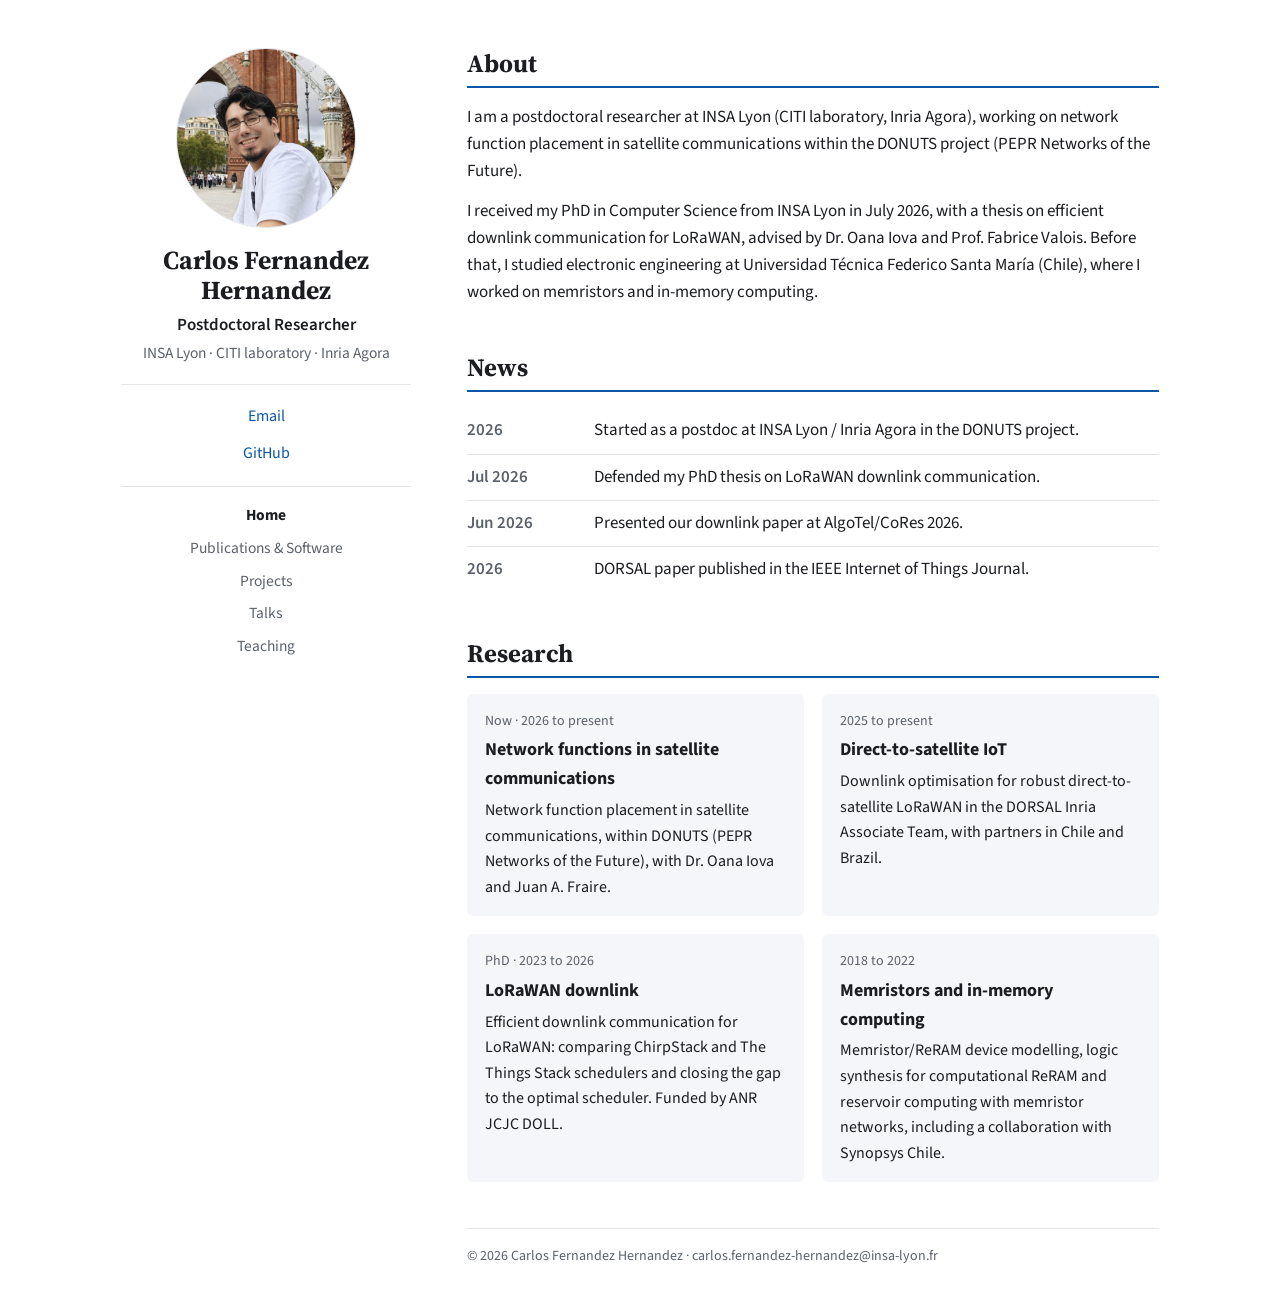
<file: index.html>
<!DOCTYPE html>
<html lang="en">
<head>
<meta charset="utf-8">
<meta name="viewport" content="width=device-width,initial-scale=1">
<title>Carlos Fernandez Hernandez</title>
<meta name="description" content="Carlos Fernandez Hernandez, postdoctoral researcher at INSA Lyon / Inria Agora.">
<link href="https://fonts.googleapis.com/css2?family=Source+Sans+3:ital,wght@0,400;0,600;0,700;1,400&family=Source+Serif+4:opsz,wght@8..60,600;8..60,700&display=swap" rel="stylesheet">
<link rel="stylesheet" href="style.css">
</head>
<body>
<div class="page">
  <aside>
    <div class="photo" id="photobox"><img id="photo" src="photo.jpeg" alt="Portrait of Carlos Fernandez Hernandez"><span class="ph" aria-hidden="true">CFH</span></div>
    <h1>Carlos Fernandez Hernandez</h1>
    <p class="role">Postdoctoral Researcher</p>
    <p class="aff">INSA Lyon · CITI laboratory · Inria Agora</p>
    <div id="links"></div>
    <nav aria-label="Pages"><a href="index.html" aria-current="page">Home</a><a href="publications.html">Publications & Software</a><a href="projects.html">Projects</a><a href="talks.html">Talks</a><a href="teaching.html">Teaching</a></nav>
  </aside>
  <main>
    <section class="about">
      <h2>About</h2>
      <p>I am a postdoctoral researcher at INSA Lyon (CITI laboratory, Inria Agora), working on network function placement in satellite communications within the DONUTS project (PEPR Networks of the Future).</p>
      <p>I received my PhD in Computer Science from INSA Lyon in July 2026, with a thesis on efficient downlink communication for LoRaWAN, advised by Dr. Oana Iova and Prof. Fabrice Valois. Before that, I studied electronic engineering at Universidad Técnica Federico Santa María (Chile), where I worked on memristors and in-memory computing.</p>
    </section>
    <section><h2>News</h2><ul class="rows" id="news"></ul></section>
    <section><h2>Research</h2><div class="grid2" id="research"></div></section>
    <footer>© 2026 Carlos Fernandez Hernandez · carlos.fernandez-hernandez@insa-lyon.fr</footer>
  </main>
</div>
<script src="site.js"></script>
</body>
</html>
</file>
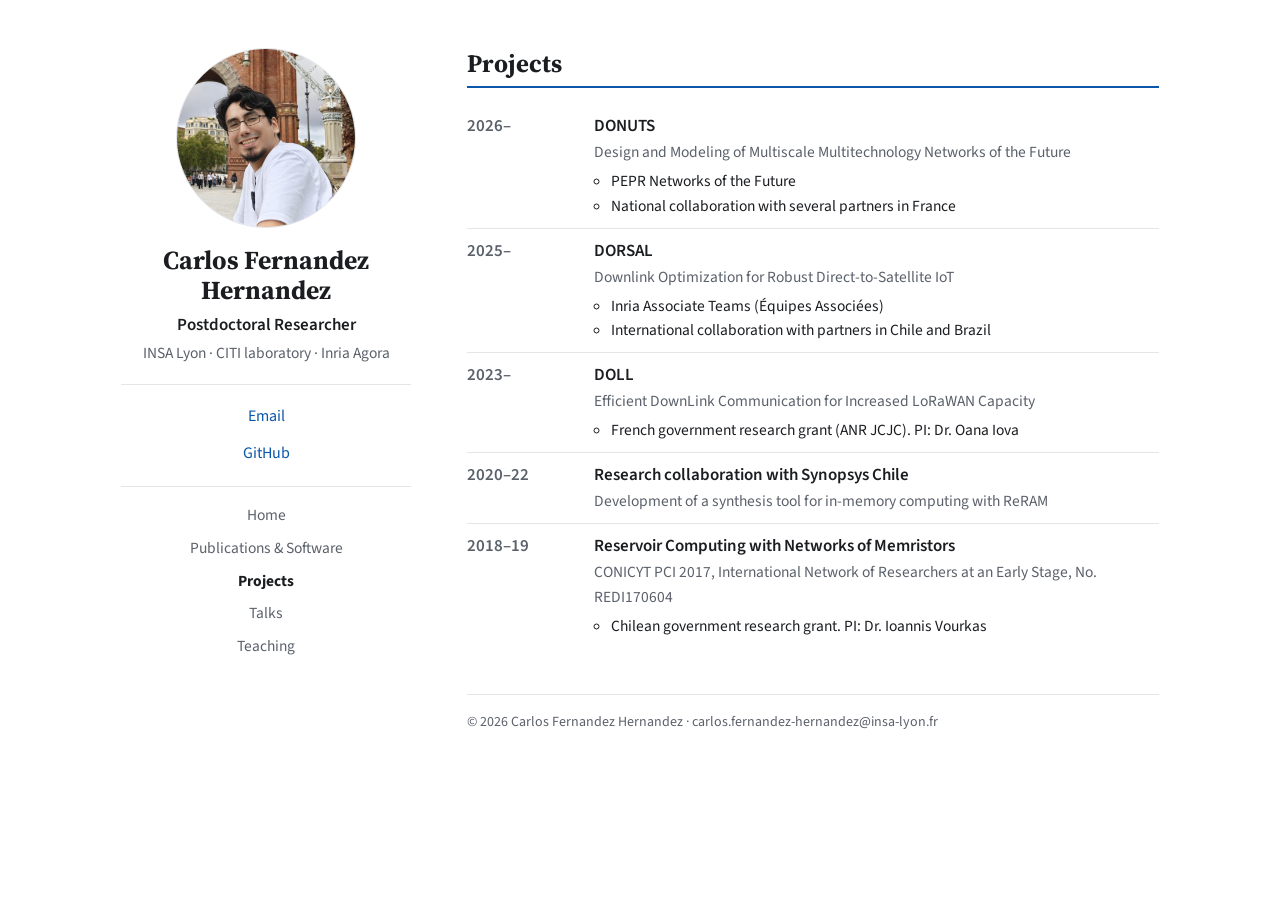
<file: projects.html>
<!DOCTYPE html>
<html lang="en">
<head>
<meta charset="utf-8">
<meta name="viewport" content="width=device-width,initial-scale=1">
<title>Carlos Fernandez Hernandez – Projects</title>
<meta name="description" content="Carlos Fernandez Hernandez, postdoctoral researcher at INSA Lyon / Inria Agora.">
<link href="https://fonts.googleapis.com/css2?family=Source+Sans+3:ital,wght@0,400;0,600;0,700;1,400&family=Source+Serif+4:opsz,wght@8..60,600;8..60,700&display=swap" rel="stylesheet">
<link rel="stylesheet" href="style.css">
</head>
<body>
<div class="page">
  <aside>
    <div class="photo" id="photobox"><img id="photo" src="photo.jpeg" alt="Portrait of Carlos Fernandez Hernandez"><span class="ph" aria-hidden="true">CFH</span></div>
    <h1>Carlos Fernandez Hernandez</h1>
    <p class="role">Postdoctoral Researcher</p>
    <p class="aff">INSA Lyon · CITI laboratory · Inria Agora</p>
    <div id="links"></div>
    <nav aria-label="Pages"><a href="index.html">Home</a><a href="publications.html">Publications & Software</a><a href="projects.html" aria-current="page">Projects</a><a href="talks.html">Talks</a><a href="teaching.html">Teaching</a></nav>
  </aside>
  <main>
    <section><h2>Projects</h2><ul class="rows" id="projlist"></ul></section>
    <footer>© 2026 Carlos Fernandez Hernandez · carlos.fernandez-hernandez@insa-lyon.fr</footer>
  </main>
</div>
<script src="site.js"></script>
</body>
</html>
</file>
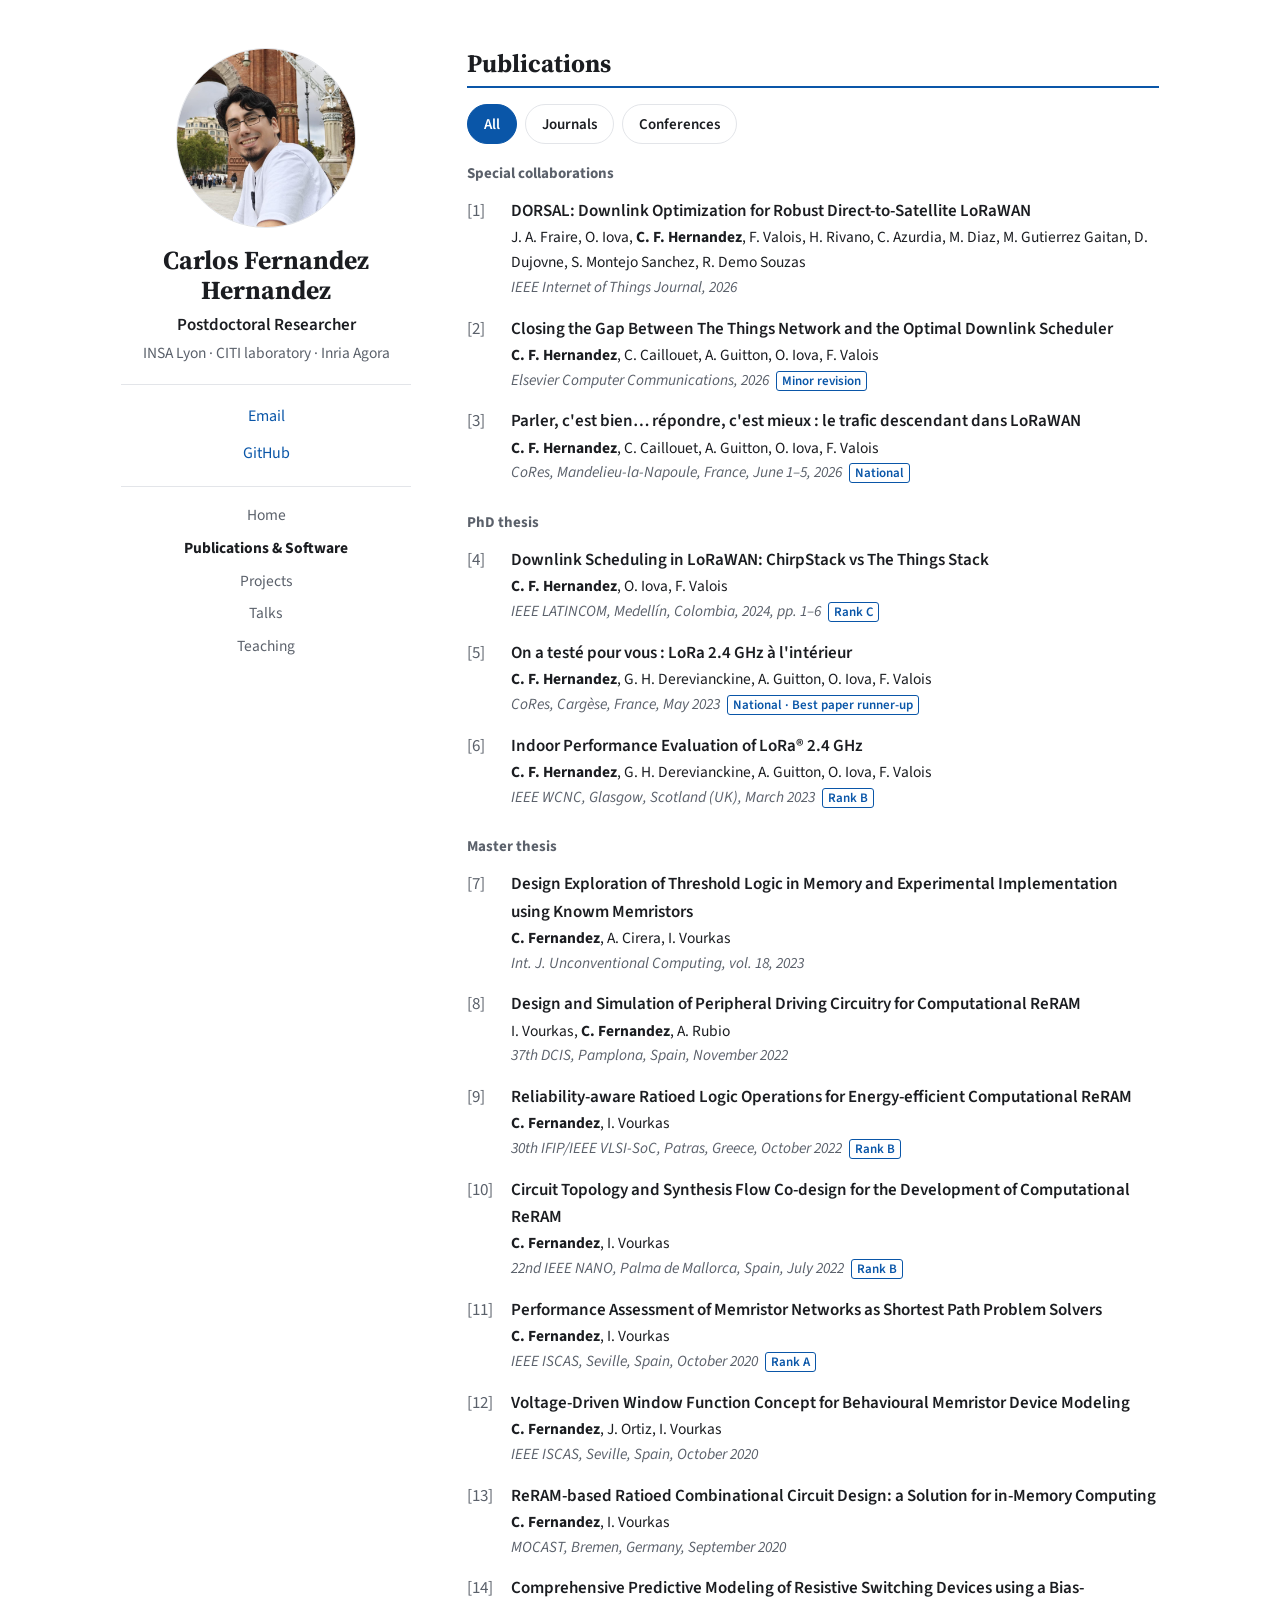
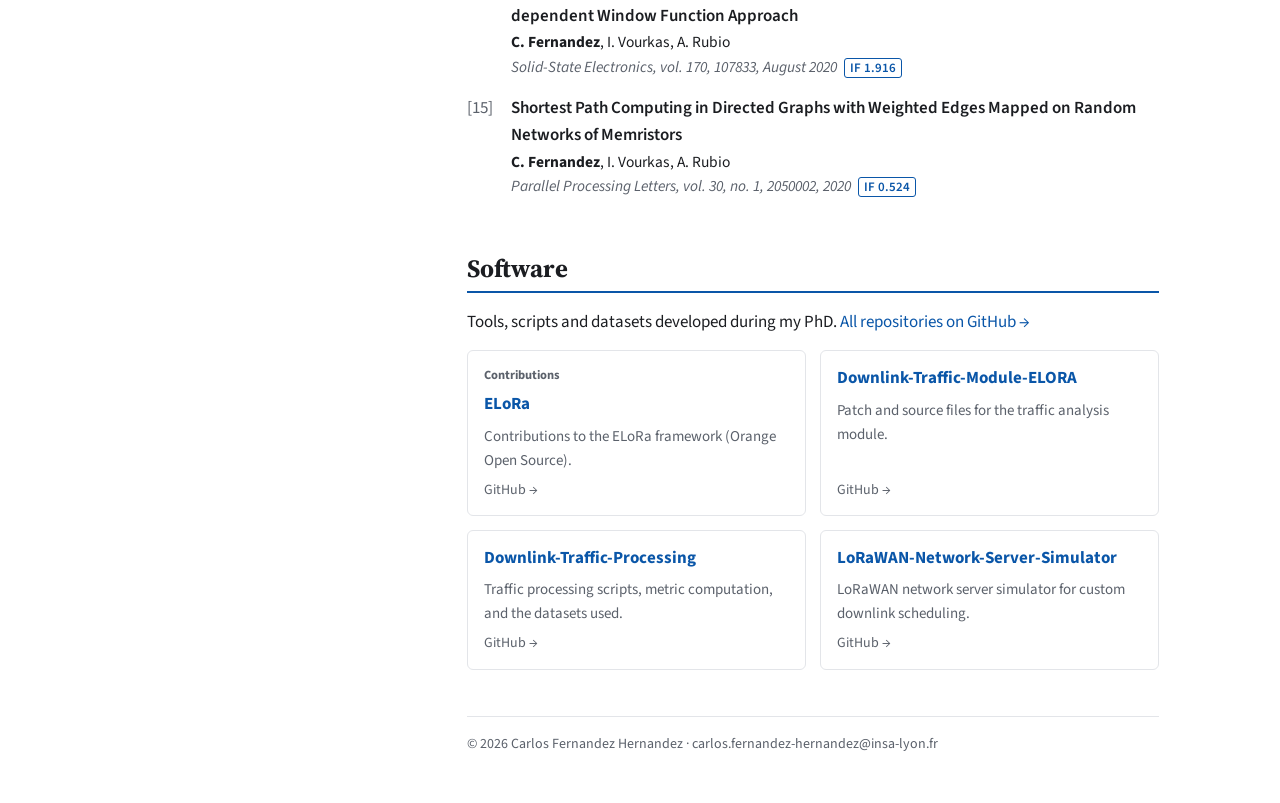
<file: publications.html>
<!DOCTYPE html>
<html lang="en">
<head>
<meta charset="utf-8">
<meta name="viewport" content="width=device-width,initial-scale=1">
<title>Carlos Fernandez Hernandez – Publications & Software</title>
<meta name="description" content="Carlos Fernandez Hernandez, postdoctoral researcher at INSA Lyon / Inria Agora.">
<link href="https://fonts.googleapis.com/css2?family=Source+Sans+3:ital,wght@0,400;0,600;0,700;1,400&family=Source+Serif+4:opsz,wght@8..60,600;8..60,700&display=swap" rel="stylesheet">
<link rel="stylesheet" href="style.css">
</head>
<body>
<div class="page">
  <aside>
    <div class="photo" id="photobox"><img id="photo" src="photo.jpeg" alt="Portrait of Carlos Fernandez Hernandez"><span class="ph" aria-hidden="true">CFH</span></div>
    <h1>Carlos Fernandez Hernandez</h1>
    <p class="role">Postdoctoral Researcher</p>
    <p class="aff">INSA Lyon · CITI laboratory · Inria Agora</p>
    <div id="links"></div>
    <nav aria-label="Pages"><a href="index.html">Home</a><a href="publications.html" aria-current="page">Publications & Software</a><a href="projects.html">Projects</a><a href="talks.html">Talks</a><a href="teaching.html">Teaching</a></nav>
  </aside>
  <main>
    <section id="publications">
      <h2>Publications</h2>
      <div class="chips" role="group" aria-label="Filter publications">
        <button type="button" id="f-all" data-f="all" aria-pressed="true">All</button>
        <button type="button" id="f-journal" data-f="journal" aria-pressed="false">Journals</button>
        <button type="button" id="f-conf" data-f="conf" aria-pressed="false">Conferences</button>
      </div>
      <div id="publist"></div>
    </section>
    <section id="software">
      <h2>Software</h2>
      <p style="margin:0 0 14px">Tools, scripts and datasets developed during my PhD. <a id="ghprofile" href="#" hidden>All repositories on GitHub →</a></p>
      <div class="repos" id="repos"></div>
    </section>
    <footer>© 2026 Carlos Fernandez Hernandez · carlos.fernandez-hernandez@insa-lyon.fr</footer>
  </main>
</div>
<script src="site.js"></script>
</body>
</html>
</file>
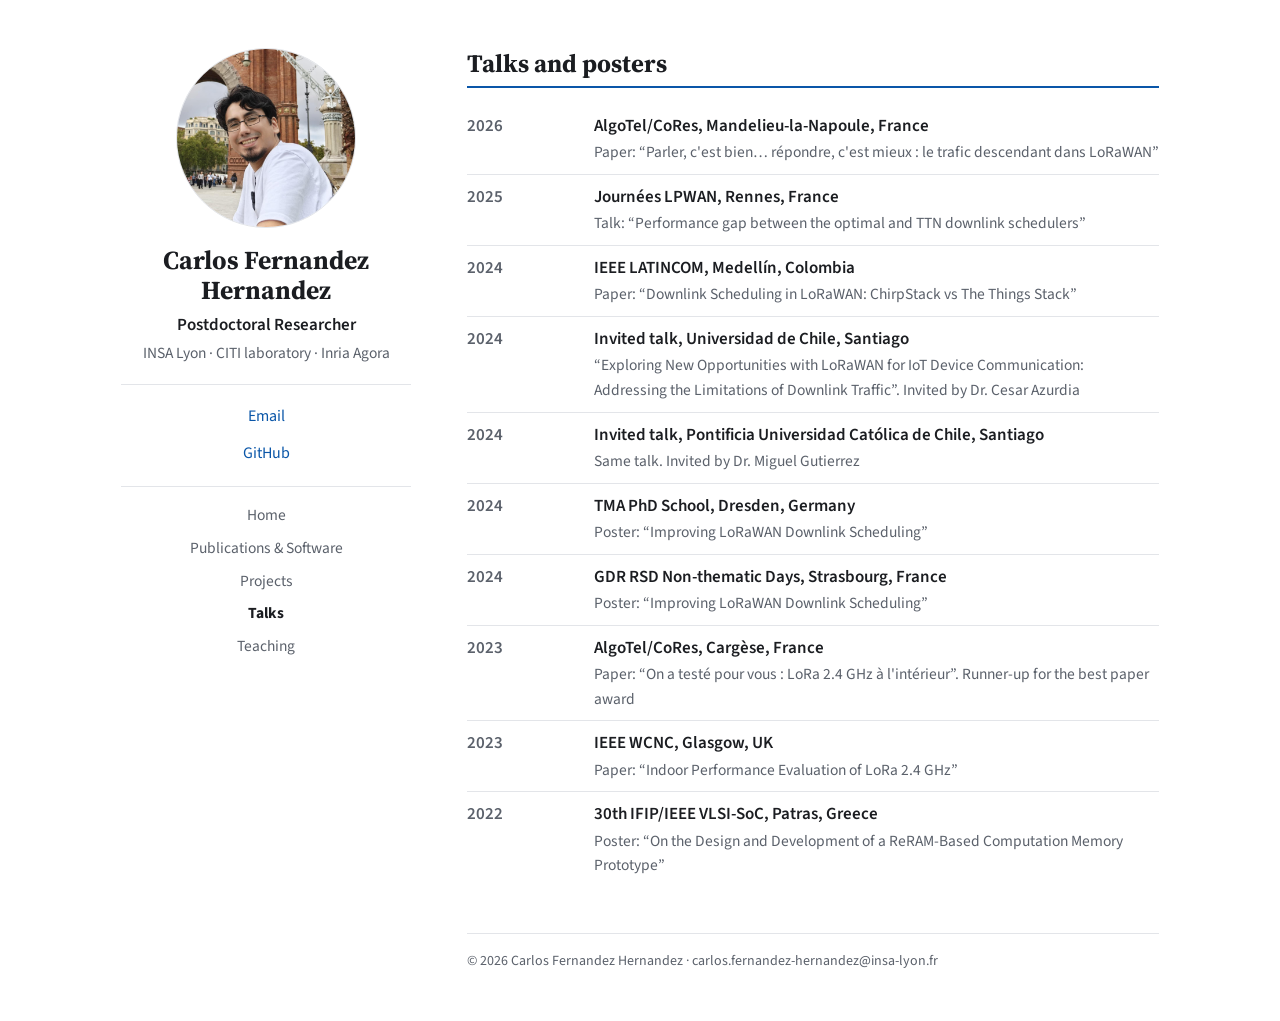
<file: talks.html>
<!DOCTYPE html>
<html lang="en">
<head>
<meta charset="utf-8">
<meta name="viewport" content="width=device-width,initial-scale=1">
<title>Carlos Fernandez Hernandez – Talks</title>
<meta name="description" content="Carlos Fernandez Hernandez, postdoctoral researcher at INSA Lyon / Inria Agora.">
<link href="https://fonts.googleapis.com/css2?family=Source+Sans+3:ital,wght@0,400;0,600;0,700;1,400&family=Source+Serif+4:opsz,wght@8..60,600;8..60,700&display=swap" rel="stylesheet">
<link rel="stylesheet" href="style.css">
</head>
<body>
<div class="page">
  <aside>
    <div class="photo" id="photobox"><img id="photo" src="photo.jpeg" alt="Portrait of Carlos Fernandez Hernandez"><span class="ph" aria-hidden="true">CFH</span></div>
    <h1>Carlos Fernandez Hernandez</h1>
    <p class="role">Postdoctoral Researcher</p>
    <p class="aff">INSA Lyon · CITI laboratory · Inria Agora</p>
    <div id="links"></div>
    <nav aria-label="Pages"><a href="index.html">Home</a><a href="publications.html">Publications & Software</a><a href="projects.html">Projects</a><a href="talks.html" aria-current="page">Talks</a><a href="teaching.html">Teaching</a></nav>
  </aside>
  <main>
    <section><h2>Talks and posters</h2><ul class="rows" id="talklist"></ul></section>
    <footer>© 2026 Carlos Fernandez Hernandez · carlos.fernandez-hernandez@insa-lyon.fr</footer>
  </main>
</div>
<script src="site.js"></script>
</body>
</html>
</file>
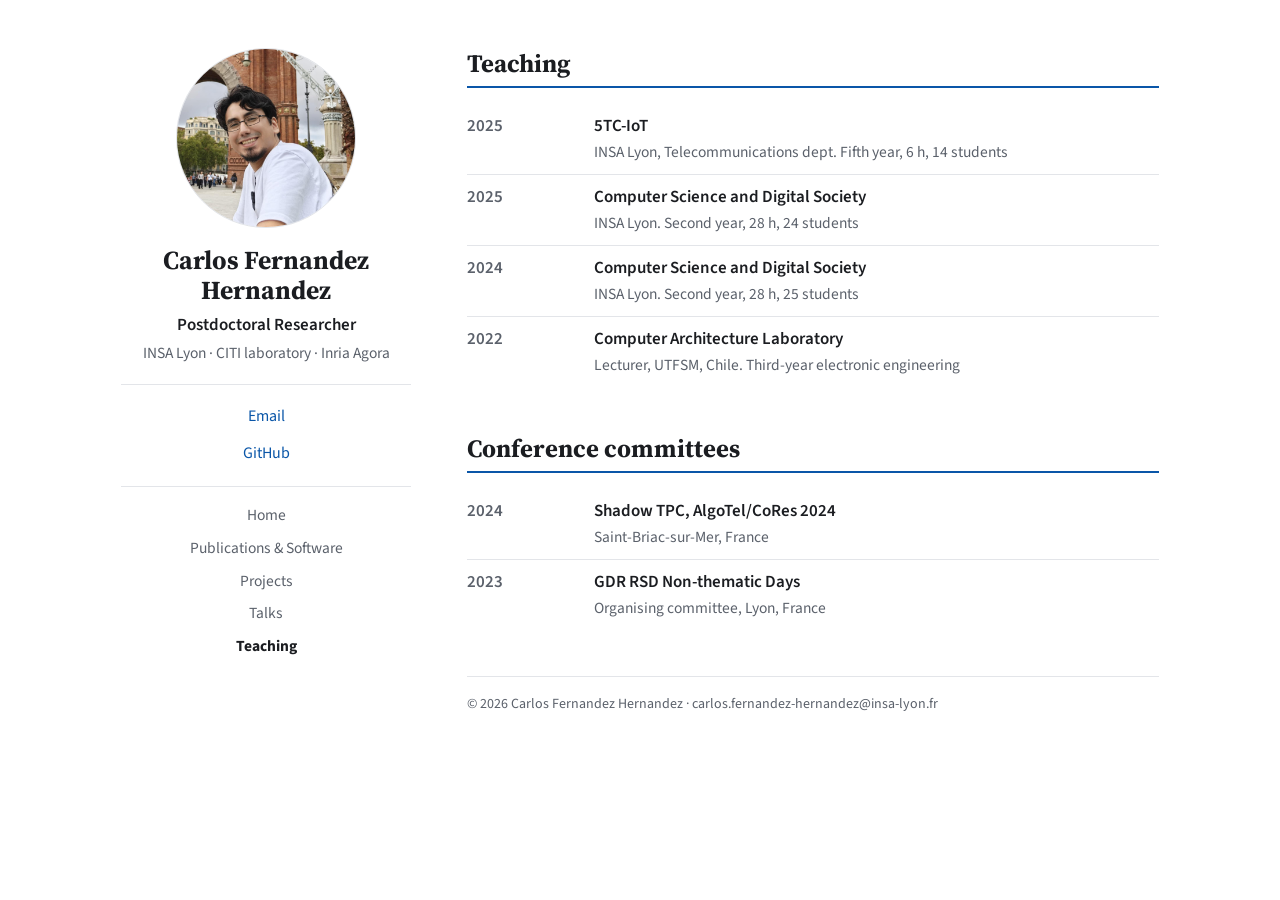
<file: teaching.html>
<!DOCTYPE html>
<html lang="en">
<head>
<meta charset="utf-8">
<meta name="viewport" content="width=device-width,initial-scale=1">
<title>Carlos Fernandez Hernandez – Teaching</title>
<meta name="description" content="Carlos Fernandez Hernandez, postdoctoral researcher at INSA Lyon / Inria Agora.">
<link href="https://fonts.googleapis.com/css2?family=Source+Sans+3:ital,wght@0,400;0,600;0,700;1,400&family=Source+Serif+4:opsz,wght@8..60,600;8..60,700&display=swap" rel="stylesheet">
<link rel="stylesheet" href="style.css">
</head>
<body>
<div class="page">
  <aside>
    <div class="photo" id="photobox"><img id="photo" src="photo.jpeg" alt="Portrait of Carlos Fernandez Hernandez"><span class="ph" aria-hidden="true">CFH</span></div>
    <h1>Carlos Fernandez Hernandez</h1>
    <p class="role">Postdoctoral Researcher</p>
    <p class="aff">INSA Lyon · CITI laboratory · Inria Agora</p>
    <div id="links"></div>
    <nav aria-label="Pages"><a href="index.html">Home</a><a href="publications.html">Publications & Software</a><a href="projects.html">Projects</a><a href="talks.html">Talks</a><a href="teaching.html" aria-current="page">Teaching</a></nav>
  </aside>
  <main>
    <section><h2>Teaching</h2><ul class="rows" id="teachlist"></ul></section>
    <section><h2>Conference committees</h2><ul class="rows" id="servlist"></ul></section>
    <footer>© 2026 Carlos Fernandez Hernandez · carlos.fernandez-hernandez@insa-lyon.fr</footer>
  </main>
</div>
<script src="site.js"></script>
</body>
</html>
</file>
<file: style.css>
/* VOICE classic academic homepage: quiet, trustworthy, easy to scan
   IDEA a faculty page: identity card on the left, the record on the right
   PICTURE the portrait in the sidebar
   COLOUR white ground, near-black ink, one INSA-like blue for links and headings rules; night #14171c
   TYPE Source Serif 4 for headings, Source Sans 3 for text
   LAYOUT sticky 290px sidebar + content up to 760px; phone: sidebar becomes a header block */
:root{color-scheme:light dark;--bg:light-dark(#ffffff,#14171c);--ink:light-dark(#1b1d21,#e6e8ec);--mute:light-dark(#5b616b,#9aa1ad);--acc:light-dark(#0a56a8,#7fb2ff);--line:light-dark(#e3e5e9,#2a2f37);--soft:light-dark(#f4f6f9,#1b1f26)}
:root[data-theme=light]{color-scheme:light}
:root[data-theme=dark]{color-scheme:dark}
*{box-sizing:border-box;min-width:0}
html{scroll-padding-top:20px;scroll-behavior:smooth}
body{margin:0;background:var(--bg);color:var(--ink);font:17px/1.6 "Source Sans 3",system-ui,sans-serif;overflow-x:clip}
a{color:var(--acc);text-decoration:none}
a:hover{text-decoration:underline}
a:focus-visible,button:focus-visible{outline:2px solid var(--acc);outline-offset:2px}
.page{display:grid;grid-template-columns:290px minmax(0,1fr);gap:56px;max-width:1140px;margin:0 auto;padding:48px max(4vw,16px)}
aside{position:sticky;top:40px;align-self:start;text-align:center}
.photo{position:relative;width:180px;height:180px;margin:0 auto 18px;border-radius:50%;overflow:hidden;background:var(--soft);border:1px solid var(--line)}
.photo img{position:absolute;inset:0;width:100%;height:100%;object-fit:cover}
.photo .ph{position:absolute;inset:0;display:grid;place-content:center;font:700 40px "Source Serif 4",serif;color:var(--mute)}
.photo.has-img .ph{display:none}
aside h1{font:700 26px/1.15 "Source Serif 4",serif;margin:0 0 6px;text-wrap:balance}
aside .role{margin:0;font-weight:600}
aside .aff{margin:2px 0 18px;color:var(--mute);font-size:15.5px}
#links{display:flex;flex-direction:column;gap:2px;border-top:1px solid var(--line);padding-top:14px;font-size:16px}
#links a{padding:5px 0}
aside nav{display:flex;flex-direction:column;gap:0;border-top:1px solid var(--line);margin-top:14px;padding-top:12px;font-size:15.5px}
aside nav a{color:var(--mute);padding:4px 0}
main{max-width:780px}
section{margin-bottom:46px}
h2{font:700 25px/1.2 "Source Serif 4",serif;margin:0 0 16px;padding-bottom:8px;border-bottom:2px solid var(--acc)}
h3{font-size:18px;margin:0 0 4px}
.about p{margin:0 0 12px}
.grid2{display:grid;grid-template-columns:repeat(auto-fit,minmax(min(100%,300px),1fr));gap:18px}
.card{background:var(--soft);padding:16px 18px;border-radius:6px}
.card p{margin:0;font-size:16px}
.card .meta{color:var(--mute);font-size:14px;margin-bottom:4px}
.rows{list-style:none;margin:0;padding:0}
.rows>li{display:grid;grid-template-columns:6.5em minmax(0,1fr);gap:2px 16px;padding:9px 0;border-top:1px solid var(--line)}
.rows>li:first-child{border-top:0}
.yr{color:var(--mute);font-weight:600;white-space:nowrap;font-variant-numeric:tabular-nums}
.rows .t{font-weight:600}
.rows .s{color:var(--mute);font-size:15.5px}
.rows ul{margin:4px 0 0;padding-left:1.1em;font-size:15.5px}
.chips{display:flex;flex-wrap:wrap;gap:8px;margin-bottom:12px}
.chips button{font:600 15px "Source Sans 3",sans-serif;min-height:40px;padding:0 16px;border:1px solid var(--line);border-radius:20px;background:var(--bg);color:var(--ink);cursor:pointer}
.chips button[aria-pressed=true]{background:var(--acc);border-color:var(--acc);color:var(--bg)}
.grp{font-weight:700;margin:18px 0 4px;color:var(--mute);font-size:15px}
.pubs{list-style:none;margin:0;padding:0}
.pubs li{display:grid;grid-template-columns:2.6em minmax(0,1fr);padding:8px 0}
.pubs li::before{content:"[" attr(data-n) "]";color:var(--mute)}
.pubs span{display:block}
.pubs .ti{font-weight:600}
.pubs .au,.pubs .ve{font-size:15.5px}
.pubs .ve{color:var(--mute)}
.pubs .au b{color:var(--ink)}
.tag{display:inline!important;font-size:13px;font-weight:600;color:var(--acc);border:1px solid currentColor;border-radius:3px;padding:0 5px;margin-left:4px;white-space:nowrap}
.repos{display:grid;grid-template-columns:repeat(auto-fill,minmax(min(100%,240px),1fr));gap:14px}
.repo{display:flex;flex-direction:column;gap:6px;border:1px solid var(--line);border-radius:6px;padding:14px 16px;color:var(--ink)}
.repo:hover{border-color:var(--acc);text-decoration:none}
.repo .n{font-weight:700;color:var(--acc);overflow-wrap:anywhere}
.repo .d{font-size:15px;color:var(--mute);flex:1}
.repo .m{display:flex;gap:12px;font-size:14px;color:var(--mute)}
.note{font-size:12.5px;font-weight:700;color:var(--mute);text-transform:none}
footer{color:var(--mute);font-size:14px;border-top:1px solid var(--line);padding-top:16px}
@media(max-width:820px){.page{grid-template-columns:minmax(0,1fr);gap:32px;padding-top:28px}aside{position:static}aside nav{flex-direction:row;flex-wrap:wrap;justify-content:center;gap:4px 16px}#links{flex-direction:row;flex-wrap:wrap;justify-content:center;gap:4px 16px}}
@media(max-width:480px){.rows>li{grid-template-columns:minmax(0,1fr)}}
@media(prefers-reduced-motion:reduce){html{scroll-behavior:auto}}
aside nav a[aria-current=page]{color:var(--ink);font-weight:700}
</file>
